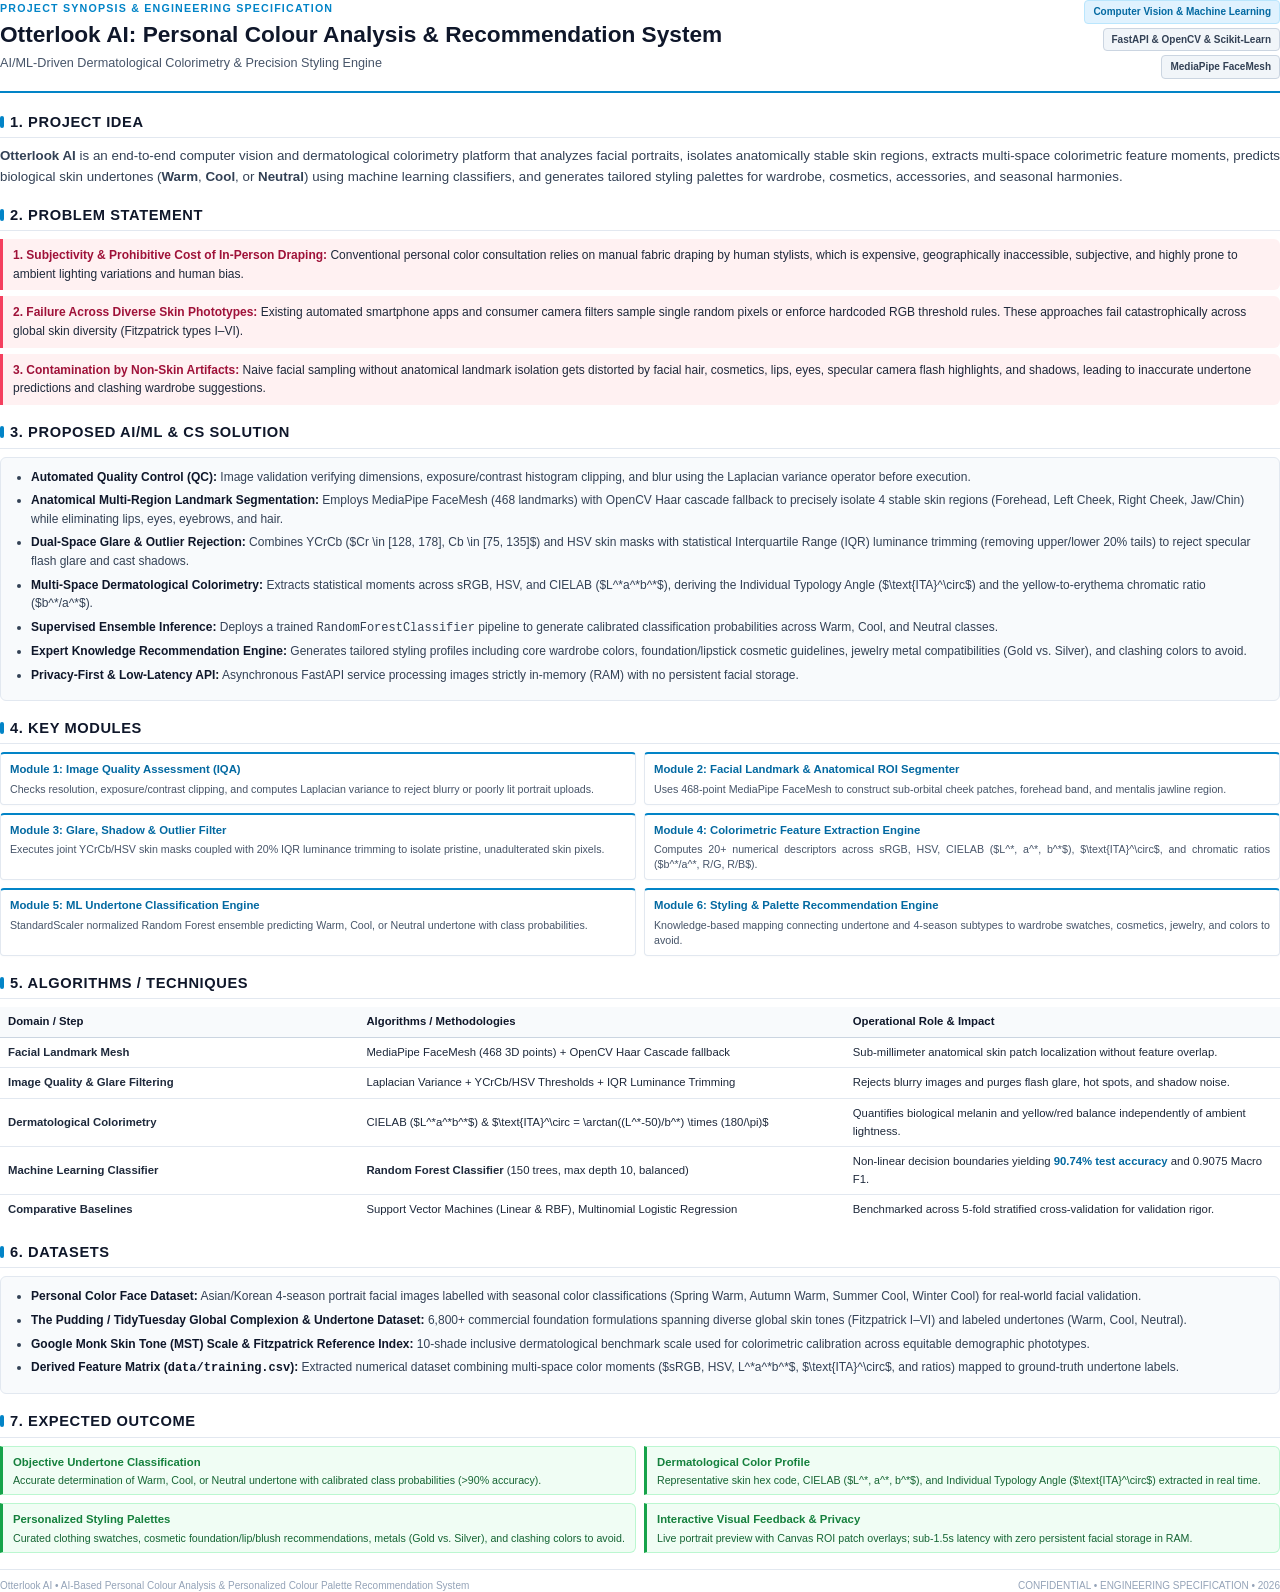
<file: Otterlook_Project_Synopsis.html>
<!DOCTYPE html>
<html lang="en">
<head>
<meta charset="UTF-8">
<title>Otterlook AI - Project Synopsis</title>
<style>
  @page {
    size: A4 portrait;
    margin: 16mm 18mm 16mm 18mm;
  }
  * {
    box-sizing: border-box;
    -webkit-print-color-adjust: exact !important;
    print-color-adjust: exact !important;
  }
  body {
    font-family: -apple-system, BlinkMacSystemFont, "Segoe UI", Roboto, Helvetica, Arial, sans-serif;
    color: #1e293b;
    background: #ffffff;
    line-height: 1.55;
    font-size: 10pt;
    margin: 0;
    padding: 0;
  }
  
  /* Header Section */
  .header-card {
    border-bottom: 2px solid #0284c7;
    padding-bottom: 12px;
    margin-bottom: 18px;
    display: flex;
    justify-content: space-between;
    align-items: flex-start;
  }
  .header-title-area {
    max-width: 75%;
  }
  .tagline {
    font-size: 8pt;
    text-transform: uppercase;
    letter-spacing: 1.2px;
    font-weight: 700;
    color: #0284c7;
    margin-bottom: 4px;
  }
  h1 {
    font-size: 17pt;
    font-weight: 800;
    color: #0f172a;
    margin: 0 0 6px 0;
    line-height: 1.2;
  }
  .subtitle {
    font-size: 9.5pt;
    color: #475569;
    font-weight: 500;
    margin: 0;
  }
  .meta-badges {
    text-align: right;
    display: flex;
    flex-direction: column;
    gap: 4px;
    align-items: flex-end;
  }
  .badge {
    display: inline-block;
    padding: 3px 8px;
    border-radius: 4px;
    font-size: 7.5pt;
    font-weight: 600;
    background: #f1f5f9;
    color: #334155;
    border: 1px solid #cbd5e1;
  }
  .badge-primary {
    background: #e0f2fe;
    color: #0369a1;
    border-color: #bae6fd;
  }

  /* Section Styling */
  .section-block {
    margin-bottom: 16px;
    break-inside: avoid;
    page-break-inside: avoid;
  }
  h2 {
    font-size: 11pt;
    font-weight: 700;
    color: #0f172a;
    text-transform: uppercase;
    letter-spacing: 0.6px;
    margin: 0 0 8px 0;
    padding-bottom: 4px;
    border-bottom: 1.5px solid #e2e8f0;
    display: flex;
    align-items: center;
    gap: 6px;
  }
  h2::before {
    content: "";
    display: inline-block;
    width: 4px;
    height: 12px;
    background: #0284c7;
    border-radius: 2px;
  }
  p {
    margin: 0 0 8px 0;
    color: #334155;
    text-align: justify;
  }

  /* Problem Statement Callouts */
  .problem-list {
    display: flex;
    flex-direction: column;
    gap: 6px;
    margin-bottom: 8px;
  }
  .problem-item {
    background: #fff1f2;
    border-left: 3.5px solid #f43f5e;
    padding: 7px 10px;
    border-radius: 0 6px 6px 0;
    font-size: 9pt;
  }
  .problem-item strong {
    color: #9f1239;
  }

  /* Solution Grid & Cards */
  .solution-box {
    background: #f8fafc;
    border: 1px solid #e2e8f0;
    border-radius: 6px;
    padding: 10px 12px;
    margin-bottom: 8px;
  }
  .bullet-list {
    margin: 0;
    padding-left: 18px;
  }
  .bullet-list li {
    margin-bottom: 5px;
    font-size: 9pt;
    color: #334155;
  }
  .bullet-list li strong {
    color: #0f172a;
  }

  /* Two Column Layout */
  .two-col {
    display: flex;
    gap: 12px;
    margin-bottom: 12px;
  }
  .col {
    flex: 1;
  }

  /* Key Modules Grid */
  .module-grid {
    display: grid;
    grid-template-columns: 1fr 1fr;
    gap: 8px;
  }
  .module-card {
    background: #ffffff;
    border: 1px solid #e2e8f0;
    border-top: 2.5px solid #0284c7;
    padding: 7px 9px;
    border-radius: 4px;
    box-shadow: 0 1px 2px rgba(0,0,0,0.02);
  }
  .module-title {
    font-size: 8.5pt;
    font-weight: 700;
    color: #0369a1;
    margin-bottom: 3px;
  }
  .module-desc {
    font-size: 8pt;
    color: #475569;
    line-height: 1.4;
    margin: 0;
  }

  /* Tables */
  table {
    width: 100%;
    border-collapse: collapse;
    margin: 8px 0;
    font-size: 8.5pt;
  }
  th, td {
    padding: 6px 8px;
    text-align: left;
    border-bottom: 1px solid #e2e8f0;
  }
  th {
    background-color: #f8fafc;
    font-weight: 600;
    color: #0f172a;
    border-bottom: 1.5px solid #cbd5e1;
  }
  tr:last-child td {
    border-bottom: none;
  }
  .metric-highlight {
    font-weight: 700;
    color: #0369a1;
  }

  /* Outcome Pills */
  .outcome-grid {
    display: grid;
    grid-template-columns: 1fr 1fr;
    gap: 8px;
    margin-top: 6px;
  }
  .outcome-card {
    background: #f0fdf4;
    border: 1px solid #bbf7d0;
    border-left: 3.5px solid #16a34a;
    padding: 7px 10px;
    border-radius: 0 6px 6px 0;
  }
  .outcome-card-title {
    font-size: 8.5pt;
    font-weight: 700;
    color: #15803d;
    margin-bottom: 2px;
  }
  .outcome-card-text {
    font-size: 8pt;
    color: #166534;
    margin: 0;
    line-height: 1.35;
  }

  /* Footer */
  .footer {
    margin-top: 14px;
    padding-top: 8px;
    border-top: 1px solid #e2e8f0;
    display: flex;
    justify-content: space-between;
    font-size: 7.5pt;
    color: #94a3b8;
  }
</style>
</head>
<body>

  <!-- Header -->
  <div class="header-card">
    <div class="header-title-area">
      <div class="tagline">Project Synopsis & Engineering Specification</div>
      <h1>Otterlook AI: Personal Colour Analysis & Recommendation System</h1>
      <p class="subtitle">AI/ML-Driven Dermatological Colorimetry & Precision Styling Engine</p>
    </div>
    <div class="meta-badges">
      <span class="badge badge-primary">Computer Vision & Machine Learning</span>
      <span class="badge">FastAPI & OpenCV & Scikit-Learn</span>
      <span class="badge">MediaPipe FaceMesh</span>
    </div>
  </div>

  <!-- Project Idea Overview -->
  <div class="section-block">
    <h2>1. Project Idea</h2>
    <p>
      <strong>Otterlook AI</strong> is an end-to-end computer vision and dermatological colorimetry platform that analyzes facial portraits, isolates anatomically stable skin regions, extracts multi-space colorimetric feature moments, predicts biological skin undertones (<strong>Warm</strong>, <strong>Cool</strong>, or <strong>Neutral</strong>) using machine learning classifiers, and generates tailored styling palettes for wardrobe, cosmetics, accessories, and seasonal harmonies.
    </p>
  </div>

  <!-- Problem Statement -->
  <div class="section-block">
    <h2>2. Problem Statement</h2>
    <div class="problem-list">
      <div class="problem-item">
        <strong>1. Subjectivity & Prohibitive Cost of In-Person Draping:</strong> Conventional personal color consultation relies on manual fabric draping by human stylists, which is expensive, geographically inaccessible, subjective, and highly prone to ambient lighting variations and human bias.
      </div>
      <div class="problem-item">
        <strong>2. Failure Across Diverse Skin Phototypes:</strong> Existing automated smartphone apps and consumer camera filters sample single random pixels or enforce hardcoded RGB threshold rules. These approaches fail catastrophically across global skin diversity (Fitzpatrick types I–VI).
      </div>
      <div class="problem-item">
        <strong>3. Contamination by Non-Skin Artifacts:</strong> Naive facial sampling without anatomical landmark isolation gets distorted by facial hair, cosmetics, lips, eyes, specular camera flash highlights, and shadows, leading to inaccurate undertone predictions and clashing wardrobe suggestions.
      </div>
    </div>
  </div>

  <!-- Proposed AI/ML & CS Solution -->
  <div class="section-block">
    <h2>3. Proposed AI/ML & CS Solution</h2>
    <div class="solution-box">
      <ul class="bullet-list">
        <li><strong>Automated Quality Control (QC):</strong> Image validation verifying dimensions, exposure/contrast histogram clipping, and blur using the Laplacian variance operator before execution.</li>
        <li><strong>Anatomical Multi-Region Landmark Segmentation:</strong> Employs MediaPipe FaceMesh (468 landmarks) with OpenCV Haar cascade fallback to precisely isolate 4 stable skin regions (Forehead, Left Cheek, Right Cheek, Jaw/Chin) while eliminating lips, eyes, eyebrows, and hair.</li>
        <li><strong>Dual-Space Glare & Outlier Rejection:</strong> Combines YCrCb ($Cr \in [128, 178], Cb \in [75, 135]$) and HSV skin masks with statistical Interquartile Range (IQR) luminance trimming (removing upper/lower 20% tails) to reject specular flash glare and cast shadows.</li>
        <li><strong>Multi-Space Dermatological Colorimetry:</strong> Extracts statistical moments across sRGB, HSV, and CIELAB ($L^*a^*b^*$), deriving the Individual Typology Angle ($\text{ITA}^\circ$) and the yellow-to-erythema chromatic ratio ($b^*/a^*$).</li>
        <li><strong>Supervised Ensemble Inference:</strong> Deploys a trained <code>RandomForestClassifier</code> pipeline to generate calibrated classification probabilities across Warm, Cool, and Neutral classes.</li>
        <li><strong>Expert Knowledge Recommendation Engine:</strong> Generates tailored styling profiles including core wardrobe colors, foundation/lipstick cosmetic guidelines, jewelry metal compatibilities (Gold vs. Silver), and clashing colors to avoid.</li>
        <li><strong>Privacy-First & Low-Latency API:</strong> Asynchronous FastAPI service processing images strictly in-memory (RAM) with no persistent facial storage.</li>
      </ul>
    </div>
  </div>

  <!-- Key Modules -->
  <div class="section-block">
    <h2>4. Key Modules</h2>
    <div class="module-grid">
      <div class="module-card">
        <div class="module-title">Module 1: Image Quality Assessment (IQA)</div>
        <p class="module-desc">Checks resolution, exposure/contrast clipping, and computes Laplacian variance to reject blurry or poorly lit portrait uploads.</p>
      </div>
      <div class="module-card">
        <div class="module-title">Module 2: Facial Landmark & Anatomical ROI Segmenter</div>
        <p class="module-desc">Uses 468-point MediaPipe FaceMesh to construct sub-orbital cheek patches, forehead band, and mentalis jawline region.</p>
      </div>
      <div class="module-card">
        <div class="module-title">Module 3: Glare, Shadow & Outlier Filter</div>
        <p class="module-desc">Executes joint YCrCb/HSV skin masks coupled with 20% IQR luminance trimming to isolate pristine, unadulterated skin pixels.</p>
      </div>
      <div class="module-card">
        <div class="module-title">Module 4: Colorimetric Feature Extraction Engine</div>
        <p class="module-desc">Computes 20+ numerical descriptors across sRGB, HSV, CIELAB ($L^*, a^*, b^*$), $\text{ITA}^\circ$, and chromatic ratios ($b^*/a^*, R/G, R/B$).</p>
      </div>
      <div class="module-card">
        <div class="module-title">Module 5: ML Undertone Classification Engine</div>
        <p class="module-desc">StandardScaler normalized Random Forest ensemble predicting Warm, Cool, or Neutral undertone with class probabilities.</p>
      </div>
      <div class="module-card">
        <div class="module-title">Module 6: Styling & Palette Recommendation Engine</div>
        <p class="module-desc">Knowledge-based mapping connecting undertone and 4-season subtypes to wardrobe swatches, cosmetics, jewelry, and colors to avoid.</p>
      </div>
    </div>
  </div>

  <!-- Algorithms and Techniques -->
  <div class="section-block">
    <h2>5. Algorithms / Techniques</h2>
    <table>
      <thead>
        <tr>
          <th style="width: 28%;">Domain / Step</th>
          <th style="width: 38%;">Algorithms / Methodologies</th>
          <th style="width: 34%;">Operational Role & Impact</th>
        </tr>
      </thead>
      <tbody>
        <tr>
          <td><strong>Facial Landmark Mesh</strong></td>
          <td>MediaPipe FaceMesh (468 3D points) + OpenCV Haar Cascade fallback</td>
          <td>Sub-millimeter anatomical skin patch localization without feature overlap.</td>
        </tr>
        <tr>
          <td><strong>Image Quality & Glare Filtering</strong></td>
          <td>Laplacian Variance + YCrCb/HSV Thresholds + IQR Luminance Trimming</td>
          <td>Rejects blurry images and purges flash glare, hot spots, and shadow noise.</td>
        </tr>
        <tr>
          <td><strong>Dermatological Colorimetry</strong></td>
          <td>CIELAB ($L^*a^*b^*$) & $\text{ITA}^\circ = \arctan((L^*-50)/b^*) \times (180/\pi)$</td>
          <td>Quantifies biological melanin and yellow/red balance independently of ambient lightness.</td>
        </tr>
        <tr>
          <td><strong>Machine Learning Classifier</strong></td>
          <td><strong>Random Forest Classifier</strong> (150 trees, max depth 10, balanced)</td>
          <td>Non-linear decision boundaries yielding <span class="metric-highlight">90.74% test accuracy</span> and 0.9075 Macro F1.</td>
        </tr>
        <tr>
          <td><strong>Comparative Baselines</strong></td>
          <td>Support Vector Machines (Linear & RBF), Multinomial Logistic Regression</td>
          <td>Benchmarked across 5-fold stratified cross-validation for validation rigor.</td>
        </tr>
      </tbody>
    </table>
  </div>

  <!-- Datasets -->
  <div class="section-block">
    <h2>6. Datasets</h2>
    <div class="solution-box">
      <ul class="bullet-list">
        <li><strong>Personal Color Face Dataset:</strong> Asian/Korean 4-season portrait facial images labelled with seasonal color classifications (Spring Warm, Autumn Warm, Summer Cool, Winter Cool) for real-world facial validation.</li>
        <li><strong>The Pudding / TidyTuesday Global Complexion & Undertone Dataset:</strong> 6,800+ commercial foundation formulations spanning diverse global skin tones (Fitzpatrick I–VI) and labeled undertones (Warm, Cool, Neutral).</li>
        <li><strong>Google Monk Skin Tone (MST) Scale & Fitzpatrick Reference Index:</strong> 10-shade inclusive dermatological benchmark scale used for colorimetric calibration across equitable demographic phototypes.</li>
        <li><strong>Derived Feature Matrix (<code>data/training.csv</code>):</strong> Extracted numerical dataset combining multi-space color moments ($sRGB, HSV, L^*a^*b^*$, $\text{ITA}^\circ$, and ratios) mapped to ground-truth undertone labels.</li>
      </ul>
    </div>
  </div>

  <!-- Expected Outcome -->
  <div class="section-block">
    <h2>7. Expected Outcome</h2>
    <div class="outcome-grid">
      <div class="outcome-card">
        <div class="outcome-card-title">Objective Undertone Classification</div>
        <p class="outcome-card-text">Accurate determination of Warm, Cool, or Neutral undertone with calibrated class probabilities (>90% accuracy).</p>
      </div>
      <div class="outcome-card">
        <div class="outcome-card-title">Dermatological Color Profile</div>
        <p class="outcome-card-text">Representative skin hex code, CIELAB ($L^*, a^*, b^*$), and Individual Typology Angle ($\text{ITA}^\circ$) extracted in real time.</p>
      </div>
      <div class="outcome-card">
        <div class="outcome-card-title">Personalized Styling Palettes</div>
        <p class="outcome-card-text">Curated clothing swatches, cosmetic foundation/lip/blush recommendations, metals (Gold vs. Silver), and clashing colors to avoid.</p>
      </div>
      <div class="outcome-card">
        <div class="outcome-card-title">Interactive Visual Feedback & Privacy</div>
        <p class="outcome-card-text">Live portrait preview with Canvas ROI patch overlays; sub-1.5s latency with zero persistent facial storage in RAM.</p>
      </div>
    </div>
  </div>

  <!-- Footer -->
  <div class="footer">
    <span>Otterlook AI &bull; AI-Based Personal Colour Analysis & Personalized Colour Palette Recommendation System</span>
    <span>CONFIDENTIAL &bull; ENGINEERING SPECIFICATION &bull; 2026</span>
  </div>

</body>
</html>
</file>
